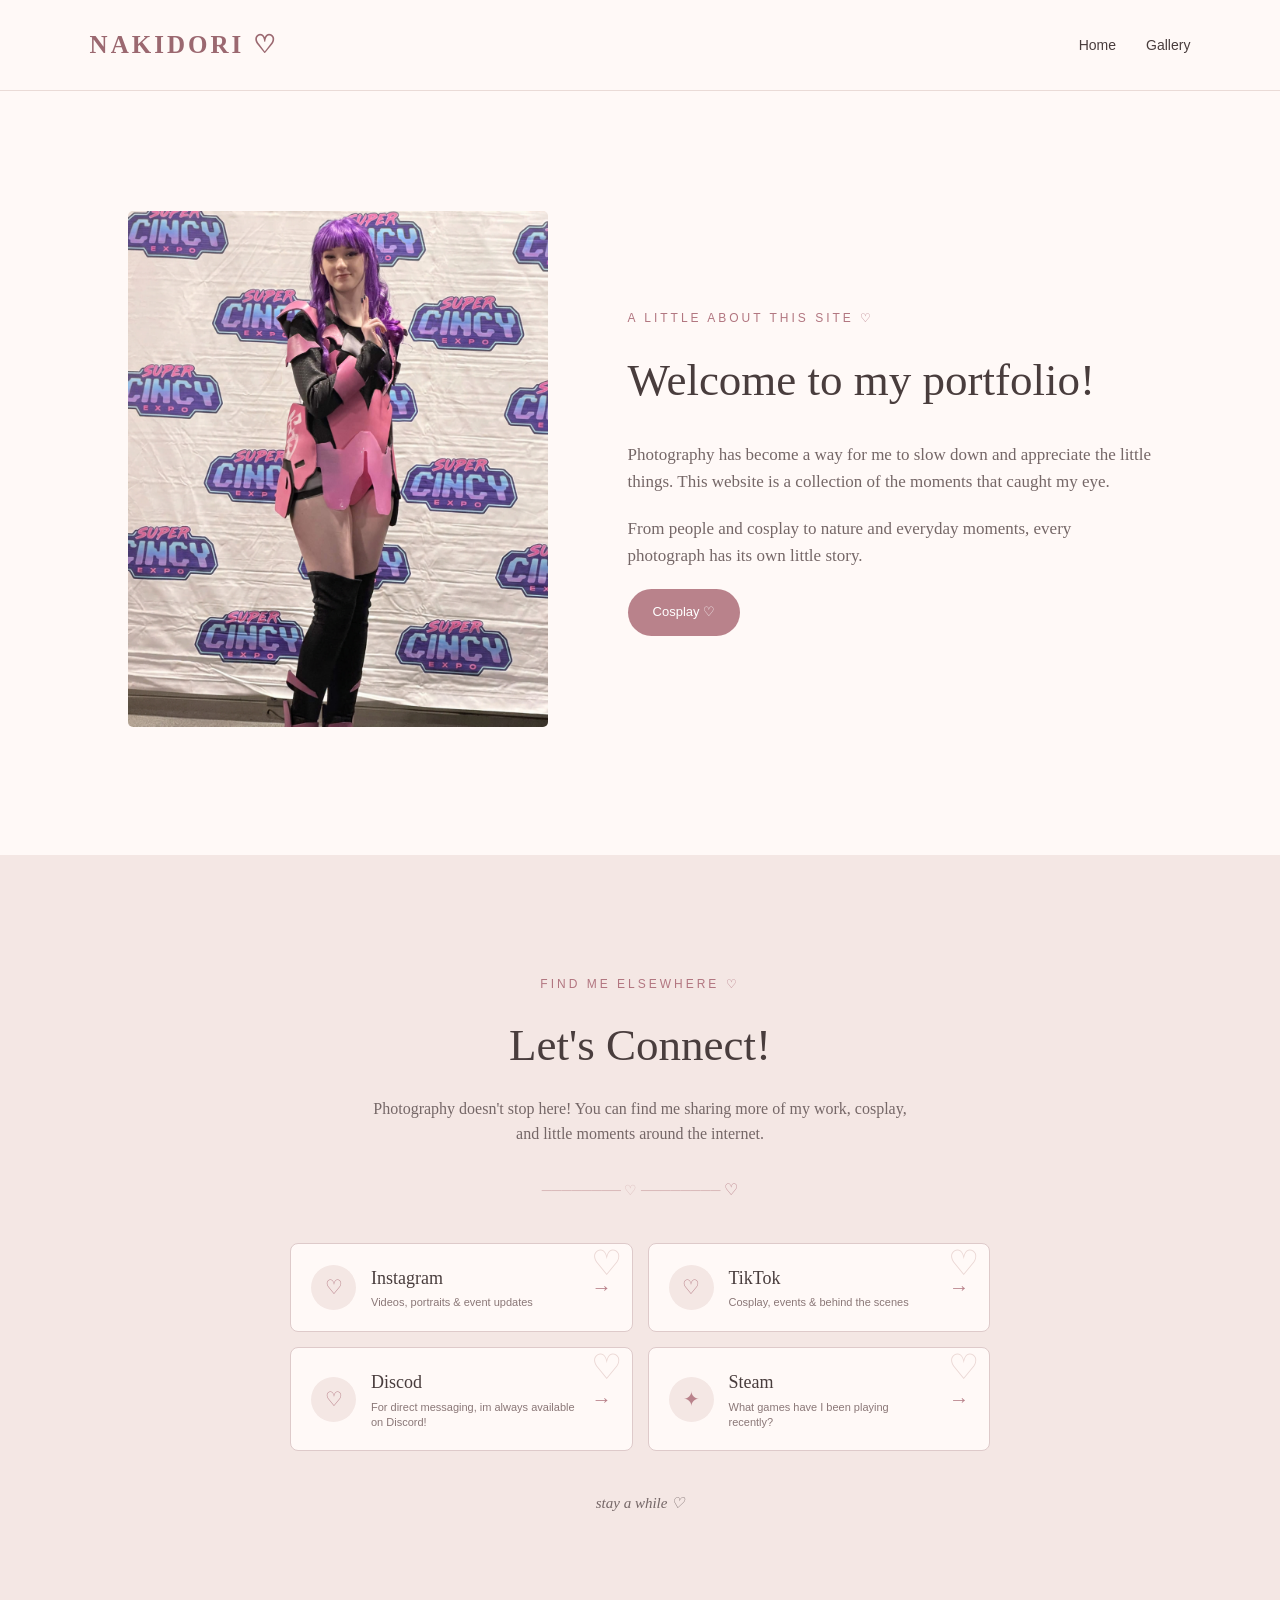
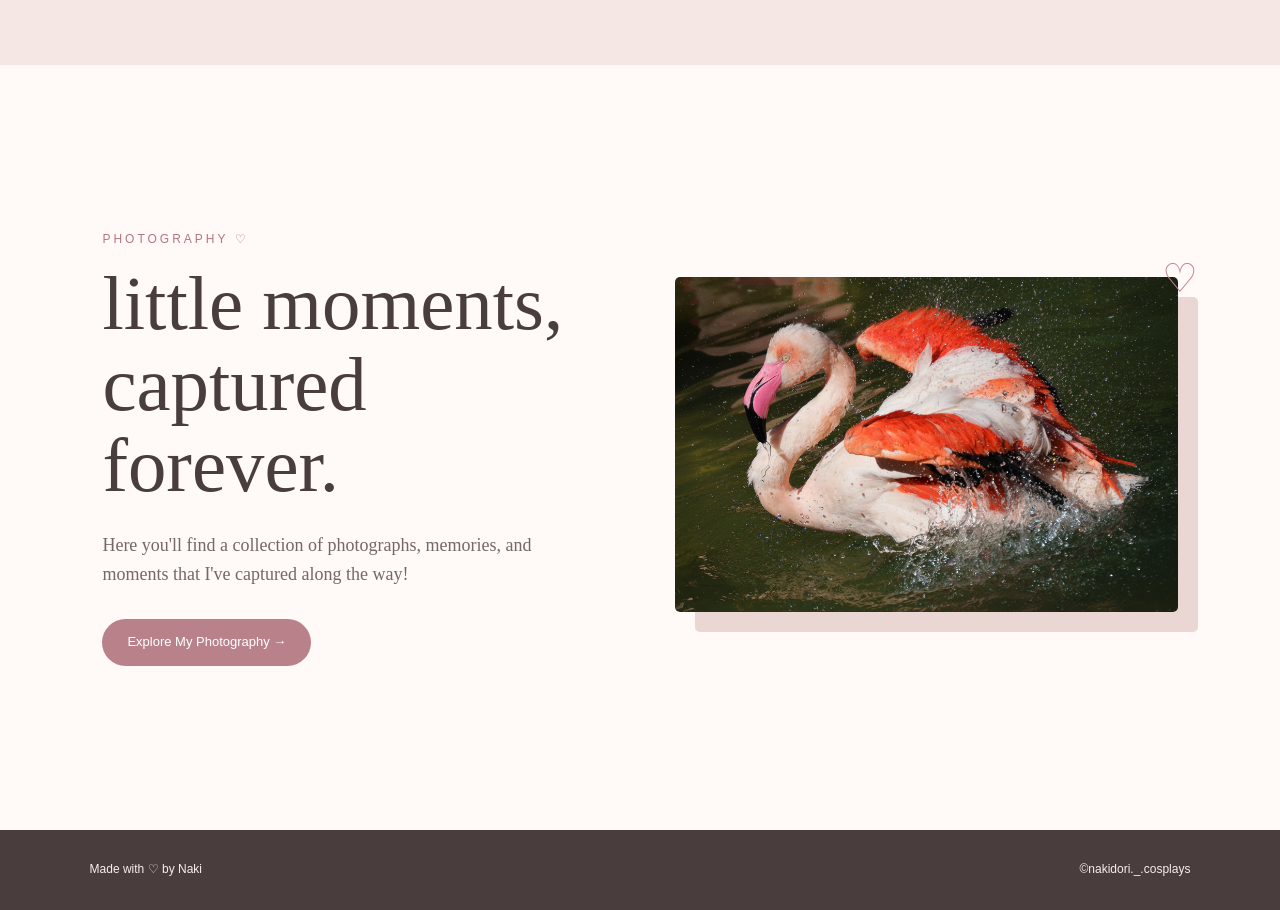
<file: index.html>
<!DOCTYPE html>
<html lang="en">

<head>

    <meta charset="UTF-8">

    <meta name="viewport" content="width=device-width, initial-scale=1.0">

    <title>Naki ♡ Profile</title>

    <link rel="stylesheet" href="style.css">

</head>


<body>


    <!-- =====================================
         HEADER / NAVIGATION
    ====================================== -->

    <header class="site-header">

        <div class="logo">
            <a href="index.html">
                NAKIDORI ♡
            </a>
        </div>


        <nav class="navigation">

            <a href="index.html">
                Home
            </a>

            <a href="gallery.html">
                Gallery
            </a>

        </nav>

    </header>



    <!-- =====================================
         MAIN CONTENT
    ====================================== -->

    <main>


        <!-- =====================================
             ABOUT THIS SITE
        ====================================== -->

        <section class="about-section">


            <!-- Image -->

            <div class="about-image">

                <img
                    src="Images/MeiThumbnail.png"
                    alt="A photograph from my collection"
                >

            </div>



            <!-- Text -->

            <div class="about-text">

                <p class="small-text">
                    A LITTLE ABOUT THIS SITE ♡
                </p>


                <h2>
                    Welcome to my portfolio!
                </h2>


                <p>
                    Photography has become a way for me to
                    slow down and appreciate the little things.
                    This website is a collection of the moments
                    that caught my eye.
                </p>


                <p>
                    From people and cosplay to nature and
                    everyday moments, every photograph has
                    its own little story.
                </p>


                <a
                    href="gallery.html"
                    class="contact-button"
                >
                    Cosplay ♡
                </a>

            </div>


        </section>



<!-- =====================================
     SOCIAL MEDIA
====================================== -->

<section class="contact-section">

    <p class="small-text">
        FIND ME ELSEWHERE ♡
    </p>

    <h2>
        Let's Connect!
    </h2>

    <p class="social-intro">
        Photography doesn't stop here! You can find me
        sharing more of my work, cosplay, and little
        moments around the internet.
    </p>


    <!-- Decorative divider -->

    <div class="divider">
        ♡
    </div>


    <!-- Social Media Cards -->

    <div class="social-cards">


        <!-- Instagram -->

        <a
            href="https://www.instagram.com/nakidori._?igsi=ejY2bWpkOHp4aGU0&utm_source=qr"
            target="_blank"
            class="social-card"
        >

            <span class="social-icon">
                ♡
            </span>

            <div class="social-card-text">

                <span class="social-name">
                    Instagram
                </span>

                <span class="social-description">
                    Videos, portraits & event updates
                </span>

            </div>

            <span class="social-arrow">
                →
            </span>

        </a>



        <!-- TikTok -->

        <a
            href="https://www.tiktok.com/@nakidori._.cosplays"
            target="_blank"
            class="social-card"
        >

            <span class="social-icon">
                ♡
            </span>

            <div class="social-card-text">

                <span class="social-name">
                    TikTok
                </span>

                <span class="social-description">
                    Cosplay, events & behind the scenes
                </span>

            </div>

            <span class="social-arrow">
                →
            </span>

        </a>



        <!-- Discord -->

        <a
            href="https://discordapp.com/users/757360305398481057"
            target="_blank"
            class="social-card"
        >

            <span class="social-icon">
                ♡
            </span>

            <div class="social-card-text">

                <span class="social-name">
                    Discod
                </span>

                <span class="social-description">
                    For direct messaging, im always available on Discord!
                </span>

            </div>

            <span class="social-arrow">
                →
            </span>

        </a>



        <!-- Steam -->

        <a
            href="https://steamcommunity.com/profiles/76561199049647056/"
            target="_blank"
            class="social-card"
        >

            <span class="social-icon">
                ✦
            </span>

            <div class="social-card-text">

                <span class="social-name">
                    Steam
                </span>

                <span class="social-description">
                    What games have I been playing recently?
                </span>

            </div>

            <span class="social-arrow">
                →
            </span>

        </a>

    </div>


    <!-- Little decorative text -->

    <p class="social-footer-text">
        stay a while ♡
    </p>

</section>



        <!-- =====================================
             LITTLE MOMENTS / WELCOME
        ====================================== -->

        <section class="hero">


            <!-- Text -->

            <div class="hero-text">

                <p class="small-text">
                    PHOTOGRAPHY ♡
                </p>


                <h1>
                    little moments,<br>
                    captured forever.
                </h1>


                <p class="intro">
                    Here you'll find a collection of photographs,
                    memories, and moments that I've captured along
                    the way!
                </p>


                <a
                    href="gallery.html"
                    class="gallery-button"
                >
                    Explore My Photography →
                </a>

            </div>



            <!-- Featured Photograph -->

            <div class="hero-image">

                <img
                    src="Images/Flamingo.png"
                    alt="Featured photograph"
                >

            </div>


        </section>



    </main>



    <!-- =====================================
         FOOTER
    ====================================== -->

    <footer class="site-footer">

        <p>
            Made with ♡ by Naki
        </p>


        <p>
            ©nakidori._.cosplays
        </p>

    </footer>


</body>

</html>
</file>
<file: style.css>
/* =========================================
   MAIN WEBSITE STYLES
========================================= */


/* =========================================
   GENERAL
========================================= */

* {
    margin: 0;
    padding: 0;
    box-sizing: border-box;
}

html {
    scroll-behavior: smooth;
}

body {
    background: #fff9f7;
    color: #493d3d;
    font-family: Georgia, "Times New Roman", serif;
    line-height: 1.6;
}

a {
    color: inherit;
    text-decoration: none;
}


/* =========================================
   HEADER / NAVIGATION
========================================= */

.site-header {
    width: 100%;
    padding: 25px 7%;

    display: flex;
    justify-content: space-between;
    align-items: center;

    background: rgba(255, 249, 247, 0.95);
    border-bottom: 1px solid #eadbd7;

    position: sticky;
    top: 0;
    z-index: 100;
}

.logo {
    font-size: 25px;
    font-weight: bold;
    letter-spacing: 3px;
    color: #9b6870;
}

.navigation {
    display: flex;
    gap: 30px;

    font-family: Arial, sans-serif;
    font-size: 14px;
}

.navigation a {
    transition: 0.3s;
}

.navigation a:hover {
    color: #c78391;
}


/* =========================================
   GENERAL TEXT
========================================= */

.small-text {
    color: #b27680;

    font-family: Arial, sans-serif;
    font-size: 12px;
    letter-spacing: 3px;

    margin-bottom: 15px;
}

h1,
h2,
h3 {
    font-weight: normal;
}

.section-heading {
    text-align: center;
}

.section-heading h2,
.about-text h2,
.contact-section h2 {
    font-size: 45px;
    margin-bottom: 10px;
}


/* =========================================
   BUTTONS
========================================= */

.gallery-button,
.contact-button {
    display: inline-block;

    padding: 13px 25px;

    background: #b9828b;
    color: white;

    border-radius: 30px;

    font-family: Arial, sans-serif;
    font-size: 13px;

    transition: 0.3s;
}

.gallery-button:hover,
.contact-button:hover {
    background: #96636c;
    transform: translateY(-3px);
}


/* =========================================
   HOME / HERO
========================================= */

.hero {
    min-height: 85vh;

    padding: 80px 8%;

    display: grid;
    grid-template-columns: 1fr 1fr;

    gap: 70px;

    align-items: center;
}

.hero h1 {
    font-size: clamp(45px, 6vw, 80px);

    line-height: 1.05;

    color: #493d3d;

    margin-bottom: 25px;
}

.intro {
    max-width: 480px;

    font-size: 18px;

    color: #756767;

    margin-bottom: 30px;
}


/* =========================================
   HERO IMAGE
========================================= */

.hero-image {
    position: relative;
}

.hero-image::before {
    content: "♡";

    position: absolute;

    top: -30px;
    right: -20px;

    color: #c78391;

    font-size: 40px;

    z-index: 2;
}

.hero-image img {
    width: 100%;

    max-height: 650px;

    object-fit: cover;

    border-radius: 5px;

    box-shadow: 20px 20px 0 #ead6d3;
}


/* =========================================
   GALLERY PAGE
========================================= */

.gallery-page {
    padding: 100px 7%;
}


/* =========================================
   GALLERY INTRO
========================================= */

.gallery-intro {
    text-align: center;

    max-width: 700px;

    margin: 0 auto 50px;
}

.gallery-intro h1 {
    font-size: clamp(45px, 6vw, 70px);

    margin-bottom: 15px;

    color: #493d3d;
}

.gallery-intro .intro-text {
    max-width: 600px;

    margin: auto;

    color: #756767;

    font-size: 17px;
}


/* =========================================
   GALLERY NAVIGATION
========================================= */

.gallery-navigation {
    position: sticky;

    top: 81px;

    z-index: 90;

    display: flex;

    justify-content: center;
    align-items: center;

    gap: 10px;

    flex-wrap: wrap;

    padding: 12px 20px;

    background: rgba(255, 249, 247, 0.96);

    border-bottom: 1px solid #eadbd7;

    backdrop-filter: blur(8px);
}

.gallery-nav-button {
    display: inline-block;

    padding: 8px 17px;

    border: 1px solid #decaca;

    border-radius: 20px;

    background: #fff9f7;

    color: #765e63;

    font-family: Arial, sans-serif;

    font-size: 12px;

    transition: 0.3s ease;
}

.gallery-nav-button:hover {
    background: #b9828b;

    border-color: #b9828b;

    color: white;

    transform: translateY(-2px);
}


/* =========================================
   GALLERY CATEGORIES
========================================= */

.gallery-category {
    padding: 100px 0;

    border-top: 1px solid #eadbd7;

    scroll-margin-top: 150px;
}

.gallery-category:first-of-type {
    border-top: none;
}


/* =========================================
   CATEGORY HEADER
========================================= */

.category-header {
    max-width: 750px;

    margin: 0 auto 55px;

    text-align: center;
}

.category-header h2 {
    font-size: 50px;

    margin-bottom: 10px;

    color: #493d3d;
}

.category-header p:not(.small-text) {
    color: #756767;

    font-size: 16px;
}


/* =========================================
   SCRAPBOOK GALLERY
========================================= */

.scrapbook {
    width: 100%;

    max-width: 1050px;

    margin: 0 auto;

    padding: 25px;

    display: flex;

    flex-wrap: wrap;

    justify-content: center;

    align-items: flex-start;

    gap: 50px 35px;
}


/* =========================================
   SCRAPBOOK PHOTO
========================================= */

.scrapbook-photo {
    position: relative;

    display: block;

    width: 220px;

    padding: 12px 12px 12px;

    background: #ffffff;

    box-shadow:
        3px 5px 12px rgba(80, 55, 55, 0.12);

    cursor: zoom-in;

    transition:
        transform 0.3s ease,
        box-shadow 0.3s ease;
}


/*
   Each photo has a slightly different
   handmade scrapbook angle.
*/

.scrapbook-photo.photo-one {
    transform: rotate(-4deg);

    margin-top: 15px;
}

.scrapbook-photo.photo-two {
    transform: rotate(3deg);

    margin-top: 55px;
}

.scrapbook-photo.photo-three {
    transform: rotate(-2deg);

    margin-top: 5px;
}

.scrapbook-photo.photo-four {
    transform: rotate(5deg);

    margin-top: 45px;
}


/* =========================================
   SCRAPBOOK HOVER
========================================= */

.scrapbook-photo:hover {
    transform: rotate(0deg) translateY(-8px);

    box-shadow:
        6px 10px 20px rgba(80, 55, 55, 0.18);

    z-index: 5;
}


/* =========================================
   PHOTO FRAME
========================================= */

/*
   IMPORTANT:
   There is NO fixed height and NO aspect-ratio.

   This allows every photograph to determine
   its own height naturally.
*/

.photo-frame {
    width: 100%;

    height: auto;

    display: block;

    background: #f4e7e4;

    overflow: visible;
}


/* =========================================
   PHOTO
========================================= */

.photo-frame img {
    display: block;

    width: 100%;

    height: auto;

    max-width: 100%;

    /*
       Never crop the image.
    */

    object-fit: contain;

    transition:
        opacity 0.3s ease,
        transform 0.3s ease;
}


/* Slight fade when hovering */

.scrapbook-photo:hover .photo-frame img {
    opacity: 0.88;
}


/* =========================================
   SCRAPBOOK TAPE
========================================= */

.scrapbook-photo::before {
    content: "";

    position: absolute;

    top: -9px;

    left: 50%;

    width: 60px;

    height: 20px;

    background: rgba(224, 191, 190, 0.65);

    transform:
        translateX(-50%)
        rotate(-2deg);

    z-index: 3;
}


/* Different tape angles */

.scrapbook-photo.photo-two::before {
    transform:
        translateX(-50%)
        rotate(4deg);
}

.scrapbook-photo.photo-three::before {
    transform:
        translateX(-50%)
        rotate(-4deg);
}

.scrapbook-photo.photo-four::before {
    transform:
        translateX(-50%)
        rotate(3deg);
}


/* =========================================
   PHOTO LIGHTBOX
========================================= */

/*
   CSS-only image viewer.

   Clicking a scrapbook photo changes the
   URL hash and activates the matching
   lightbox using :target.

   No JavaScript required.
*/

.photo-lightbox {
    position: fixed !important;

    top: 0;
    left: 0;

    width: 100vw;
    height: 100vh;

    z-index: 9999;

    display: flex;

    align-items: center;
    justify-content: center;

    padding: 30px;

    background: rgba(73, 61, 61, 0.88);

    opacity: 0;

    visibility: hidden;

    pointer-events: none;

    transition:
        opacity 0.3s ease,
        visibility 0.3s ease;
}


/*
   Only the lightbox whose ID matches
   the URL hash becomes visible.
*/

.photo-lightbox:target {
    opacity: 1;

    visibility: visible;

    pointer-events: auto;
}


/* =========================================
   LIGHTBOX BACKGROUND
========================================= */

.lightbox-background {
    position: absolute;

    top: 0;
    left: 0;

    width: 100%;
    height: 100%;

    cursor: zoom-out;
}


/* =========================================
   LIGHTBOX CONTENT
========================================= */

.lightbox-content {
    position: relative;

    z-index: 2;

    display: flex;

    align-items: center;
    justify-content: center;

    width: auto;
    height: auto;

    max-width: 92vw;
    max-height: 92vh;
}


/* =========================================
   LIGHTBOX IMAGE
========================================= */

.lightbox-content img {
    display: block;

    width: auto;
    height: auto;

    max-width: 88vw;
    max-height: 88vh;

    object-fit: contain;

    border: 8px solid white;

    box-shadow:
        0 10px 40px rgba(0, 0, 0, 0.35);
}


/* =========================================
   LIGHTBOX CLOSE BUTTON
========================================= */

.lightbox-close {
    position: absolute;

    top: -20px;
    right: -20px;

    width: 42px;
    height: 42px;

    display: flex;

    align-items: center;
    justify-content: center;

    border-radius: 50%;

    background: #fff9f7;

    color: #765e63;

    font-family: Arial, sans-serif;

    font-size: 28px;

    line-height: 1;

    box-shadow:
        0 3px 10px rgba(0, 0, 0, 0.25);

    transition: 0.3s ease;
}

.lightbox-close:hover {
    background: #b9828b;

    color: white;

    transform: rotate(90deg);
}


/* =========================================
   ABOUT SECTION
========================================= */

.about-section {
    padding: 120px 10%;

    display: grid;

    grid-template-columns: 0.8fr 1fr;

    gap: 80px;

    align-items: center;
}

.about-image img {
    width: 100%;

    max-height: 550px;

    object-fit: cover;

    border-radius: 5px;

    object-position: top center;
}

.about-text h2 {
    color: #493d3d;

    margin-bottom: 25px;
}

.about-text p:not(.small-text) {
    color: #756767;

    margin-bottom: 20px;

    font-size: 17px;
}


/* =========================================
   CONTACT SECTION
========================================= */

.contact-section {
    padding: 120px 20px;

    text-align: center;

    background: #f4e7e4;
}

.contact-section h2 {
    margin-bottom: 15px;
}

.contact-section > p:not(.small-text) {
    color: #756767;

    margin-bottom: 30px;
}


/* =========================================
   SOCIAL MEDIA SECTION
========================================= */

.social-intro {
    max-width: 550px;

    margin: 0 auto;

    color: #756767;

    font-size: 16px;
}


/* =========================================
   SOCIAL DIVIDER
========================================= */

.contact-section .divider {
    position: relative;

    color: #b9828b;

    background: none;

    width: 100%;
    height: auto;

    margin: 30px auto;
}

.contact-section .divider::before {
    content: "────────  ♡  ────────";

    color: #d9b9b9;

    font-family:
        Georgia,
        "Times New Roman",
        serif;

    font-size: 14px;
}


/* =========================================
   SOCIAL CARDS
========================================= */

.social-cards {
    max-width: 700px;

    margin: 40px auto 0;

    display: grid;

    grid-template-columns: 1fr 1fr;

    gap: 15px;

    text-align: left;
}


/* =========================================
   SOCIAL CARD
========================================= */

.social-card {
    position: relative;

    display: flex;

    align-items: center;

    gap: 15px;

    padding: 20px;

    background: #fff9f7;

    border: 1px solid #decaca;

    border-radius: 8px;

    transition: 0.3s ease;

    overflow: hidden;
}


/* Decorative corner */

.social-card::before {
    content: "♡";

    position: absolute;

    top: -8px;
    right: 10px;

    color: #ead6d3;

    font-size: 35px;

    transition: 0.3s;
}


/* =========================================
   SOCIAL ICON
========================================= */

.social-icon {
    width: 45px;
    height: 45px;

    flex-shrink: 0;

    display: flex;

    align-items: center;
    justify-content: center;

    border-radius: 50%;

    background: #f4e7e4;

    color: #b9828b;

    font-size: 20px;

    transition: 0.3s;
}


/* =========================================
   SOCIAL TEXT
========================================= */

.social-card-text {
    display: flex;

    flex-direction: column;

    gap: 3px;

    min-width: 0;
}

.social-name {
    color: #493d3d;

    font-family:
        Georgia,
        "Times New Roman",
        serif;

    font-size: 18px;
}

.social-description {
    color: #8a7777;

    font-family: Arial, sans-serif;

    font-size: 11px;

    line-height: 1.4;
}


/* =========================================
   SOCIAL ARROW
========================================= */

.social-arrow {
    margin-left: auto;

    color: #b9828b;

    font-size: 20px;

    transition: 0.3s;
}


/* =========================================
   SOCIAL CARD HOVER
========================================= */

.social-card:hover {
    transform: translateY(-5px);

    background: #fff;

    border-color: #c78391;

    box-shadow:
        8px 8px 0 #ead6d3;
}

.social-card:hover .social-icon {
    background: #b9828b;

    color: white;

    transform: rotate(-8deg);
}

.social-card:hover .social-arrow {
    transform: translateX(5px);
}

.social-card:hover::before {
    color: #decaca;

    transform: rotate(10deg);
}


/* =========================================
   SOCIAL FOOTER TEXT
========================================= */

.social-footer-text {
    margin-top: 40px;

    color: #b27680;

    font-family:
        Georgia,
        "Times New Roman",
        serif;

    font-style: italic;

    font-size: 15px;
}


/* =========================================
   FOOTER
========================================= */

.site-footer {
    padding: 30px 7%;

    background: #493d3d;

    color: #f9eeee;

    font-family: Arial, sans-serif;

    font-size: 12px;

    display: flex;

    justify-content: space-between;
}


/* =========================================
   PAGE DECORATIONS
========================================= */

.decorative-heart {
    color: #c78391;

    font-size: 25px;
}

.divider {
    width: 60px;

    height: 1px;

    background: #d9b9b9;

    margin: 20px auto;
}


/* =========================================
   TABLET / MOBILE
========================================= */

@media (max-width: 750px) {

    /* -------------------------------------
       HEADER
    ------------------------------------- */

    .site-header {
        flex-direction: column;

        gap: 15px;

        padding: 20px 5%;
    }

    .navigation {
        gap: 15px;

        font-size: 12px;
    }


    /* -------------------------------------
       HERO
    ------------------------------------- */

    .hero {
        grid-template-columns: 1fr;

        padding: 60px 8%;

        gap: 50px;
    }

    .hero h1 {
        font-size: 50px;
    }

    .hero-image img {
        box-shadow:
            10px 10px 0 #ead6d3;
    }


    /* -------------------------------------
       GALLERY
    ------------------------------------- */

    .gallery-page {
        padding: 70px 5%;
    }


    .gallery-navigation {
        top: 105px;

        padding: 10px;

        gap: 6px;
    }


    .gallery-nav-button {
        padding: 7px 12px;

        font-size: 11px;
    }


    .gallery-category {
        padding: 70px 0;

        scroll-margin-top: 145px;
    }


    .category-header {
        margin-bottom: 40px;

        padding: 0 10px;
    }


    .category-header h2 {
        font-size: 40px;
    }


    /* -------------------------------------
       SCRAPBOOK
    ------------------------------------- */

    .scrapbook {
        gap: 40px 20px;

        padding: 15px;
    }


    .scrapbook-photo {
        width: 190px;
    }


    .scrapbook-photo.photo-one {
        margin-top: 5px;
    }


    .scrapbook-photo.photo-two {
        margin-top: 30px;
    }


    .scrapbook-photo.photo-three {
        margin-top: 0;
    }


    .scrapbook-photo.photo-four {
        margin-top: 25px;
    }


    /* -------------------------------------
       ABOUT
    ------------------------------------- */

    .about-section {
        grid-template-columns: 1fr;

        padding: 80px 8%;

        gap: 40px;
    }


    /* -------------------------------------
       HEADINGS
    ------------------------------------- */

    .section-heading h2,
    .about-text h2,
    .contact-section h2 {
        font-size: 36px;
    }


    /* -------------------------------------
       SOCIAL CARDS
    ------------------------------------- */

    .social-cards {
        grid-template-columns: 1fr;

        max-width: 500px;

        gap: 12px;
    }


    .social-card {
        padding: 18px;
    }


    /* -------------------------------------
       LIGHTBOX
    ------------------------------------- */

    .photo-lightbox {
        padding: 20px;
    }


    .lightbox-content {
        max-width: 94vw;

        max-height: 90vh;
    }


    .lightbox-content img {
        max-width: 90vw;

        max-height: 85vh;

        border-width: 5px;
    }


    .lightbox-close {
        top: -15px;
        right: -15px;

        width: 36px;
        height: 36px;

        font-size: 24px;
    }


    /* -------------------------------------
       FOOTER
    ------------------------------------- */

    .site-footer {
        flex-direction: column;

        gap: 8px;

        text-align: center;
    }

}


/* =========================================
   VERY SMALL PHONES
========================================= */

@media (max-width: 450px) {

    /* -------------------------------------
       HERO
    ------------------------------------- */

    .hero h1 {
        font-size: 42px;
    }


    /* -------------------------------------
       NAVIGATION
    ------------------------------------- */

    .navigation {
        flex-wrap: wrap;

        justify-content: center;
    }


    .gallery-navigation {
        top: 100px;
    }


    .gallery-nav-button {
        padding: 6px 10px;

        font-size: 10px;
    }


    /* -------------------------------------
       SCRAPBOOK
    ------------------------------------- */

    .scrapbook {
        gap: 30px 15px;

        padding: 10px;
    }


    .scrapbook-photo {
        width: calc(50% - 10px);

        padding: 8px;
    }


    .scrapbook-photo.photo-one,
    .scrapbook-photo.photo-two,
    .scrapbook-photo.photo-three,
    .scrapbook-photo.photo-four {
        margin-top: 0;
    }


    /* -------------------------------------
       LIGHTBOX
    ------------------------------------- */

    .lightbox-content img {
        max-width: 88vw;

        max-height: 82vh;
    }

}
</file>
